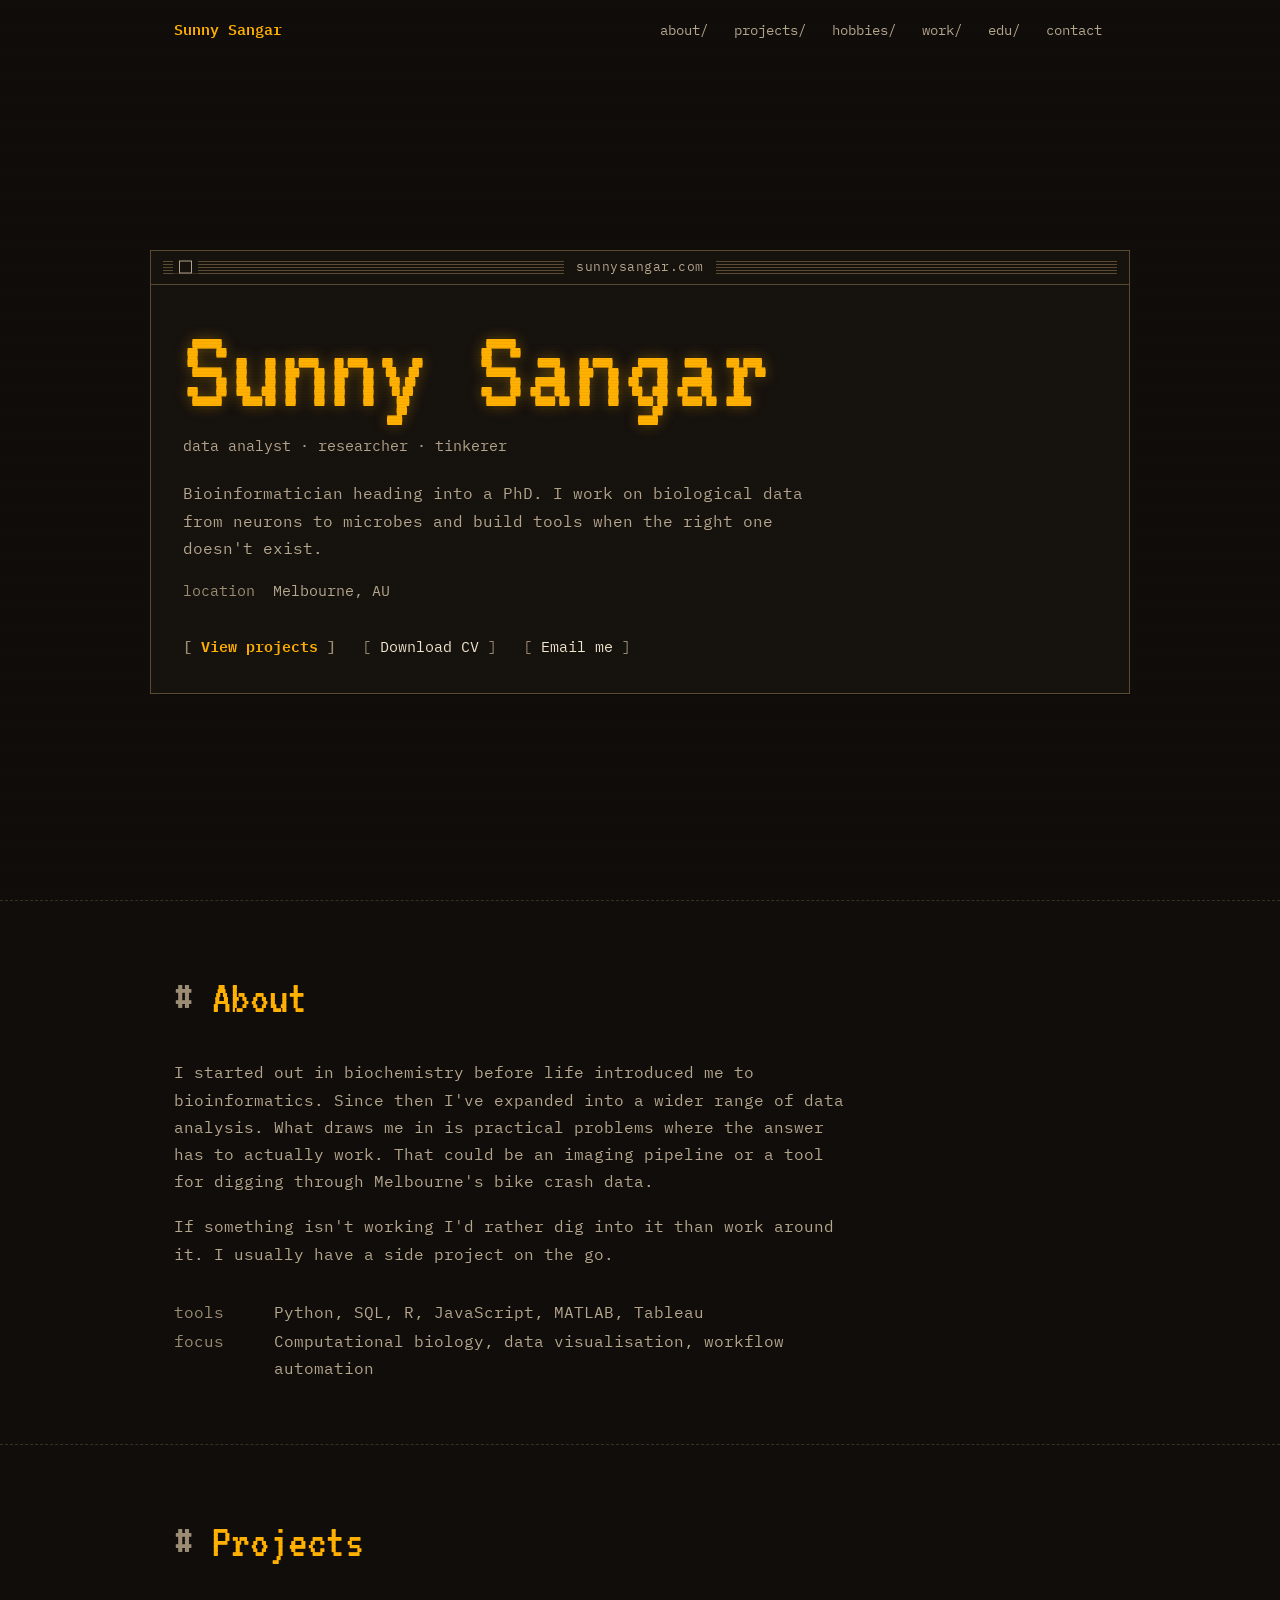
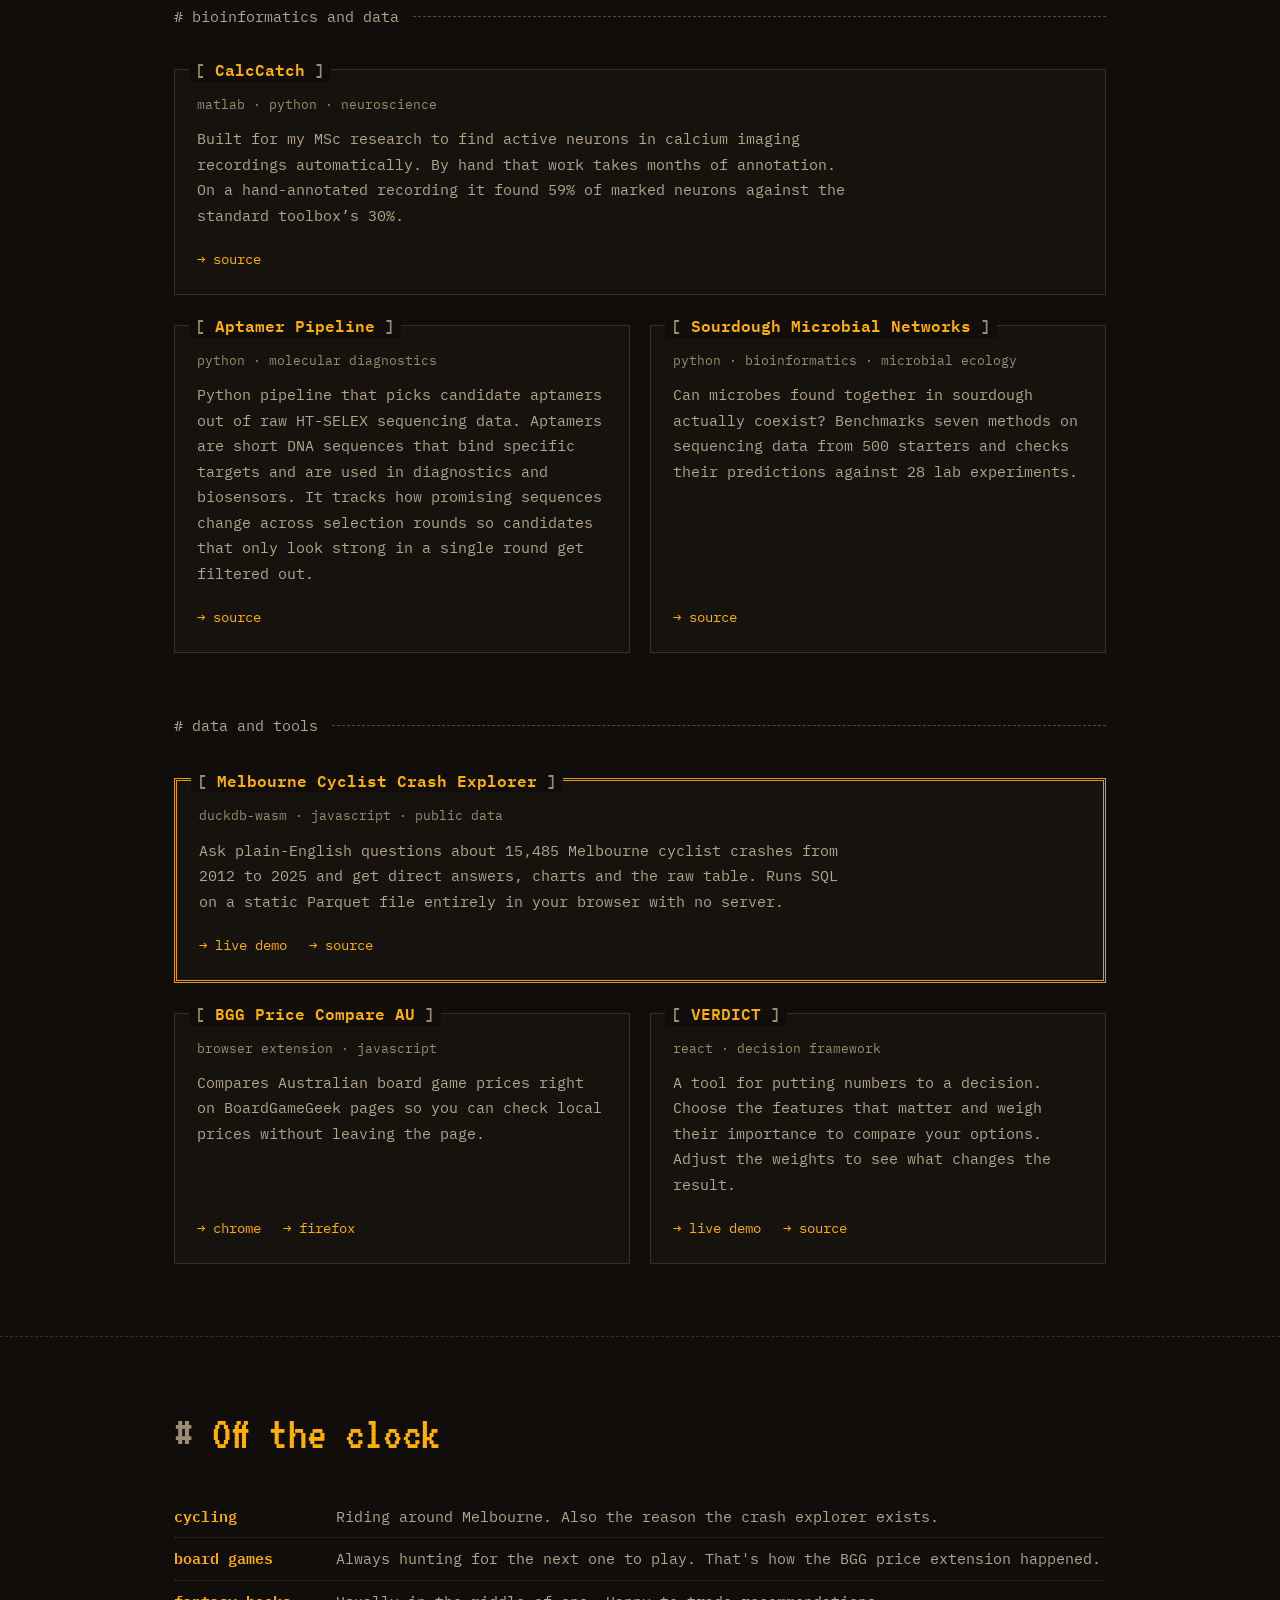
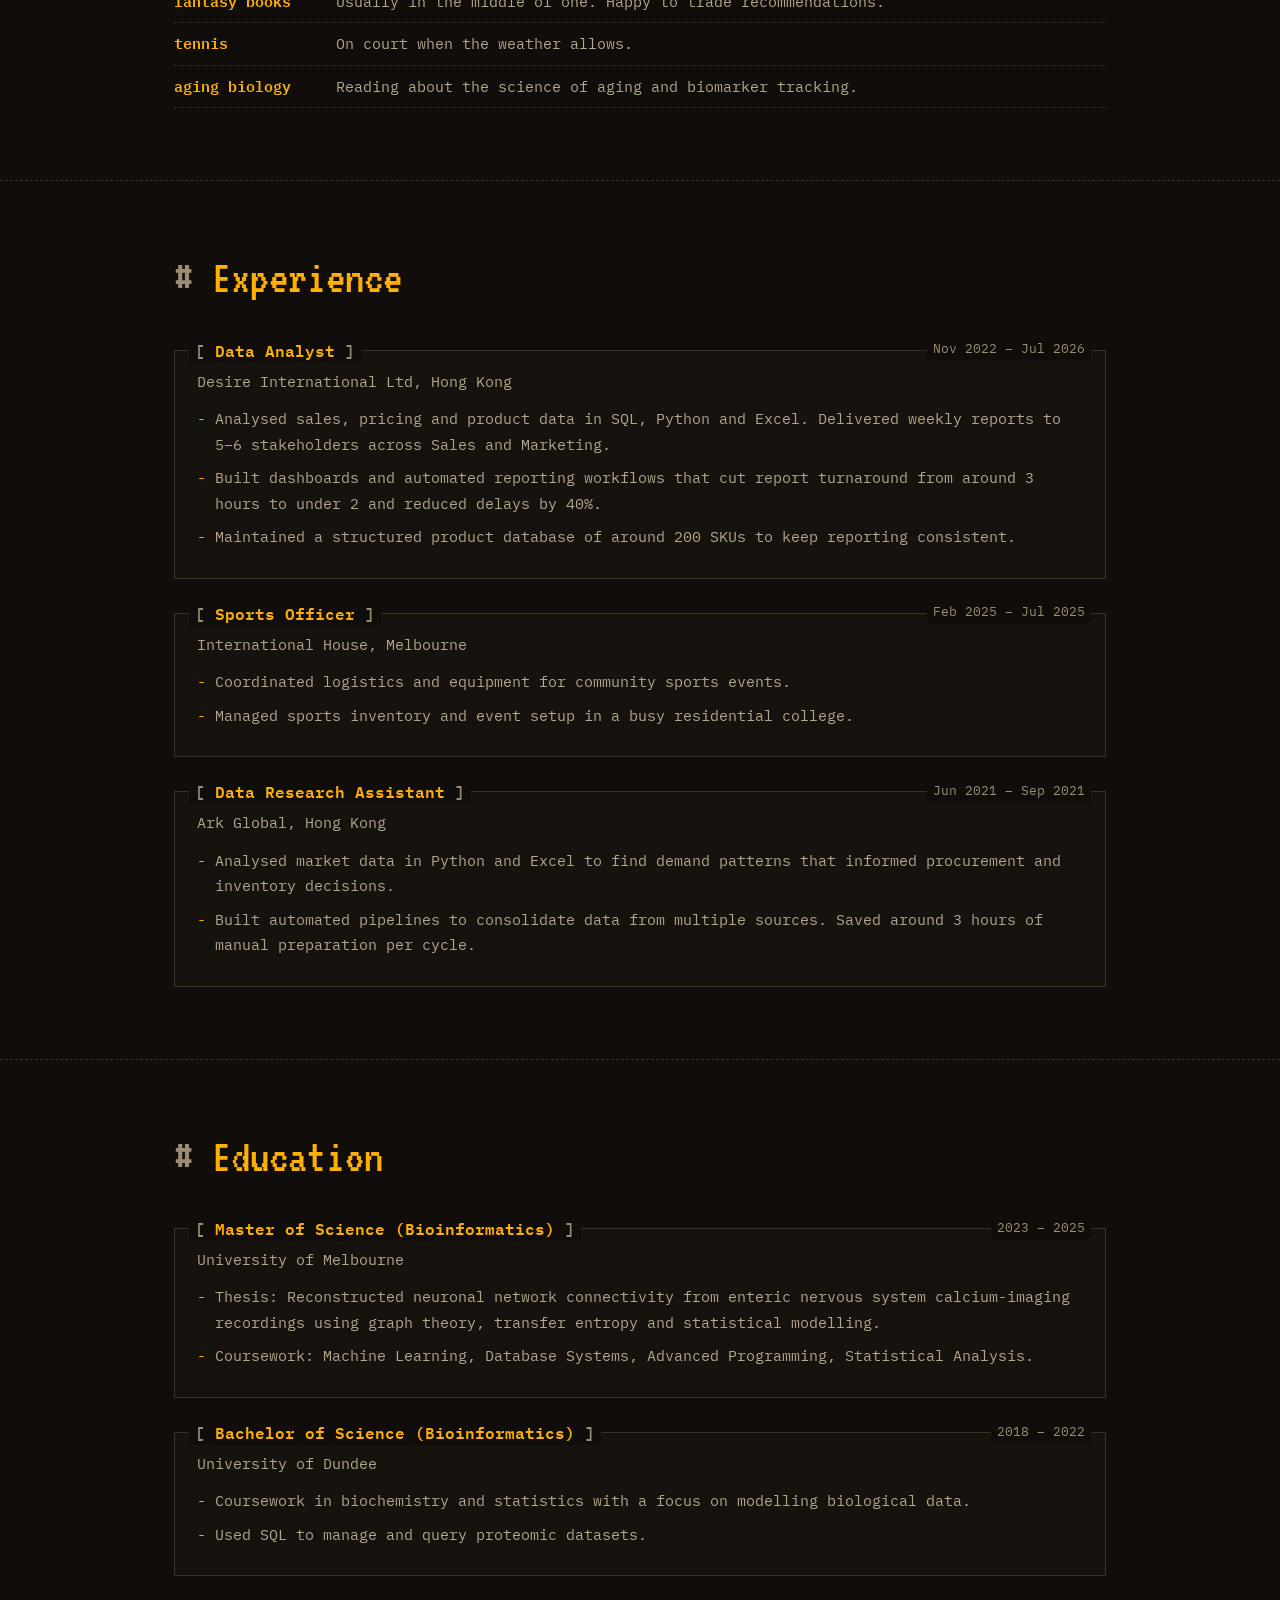
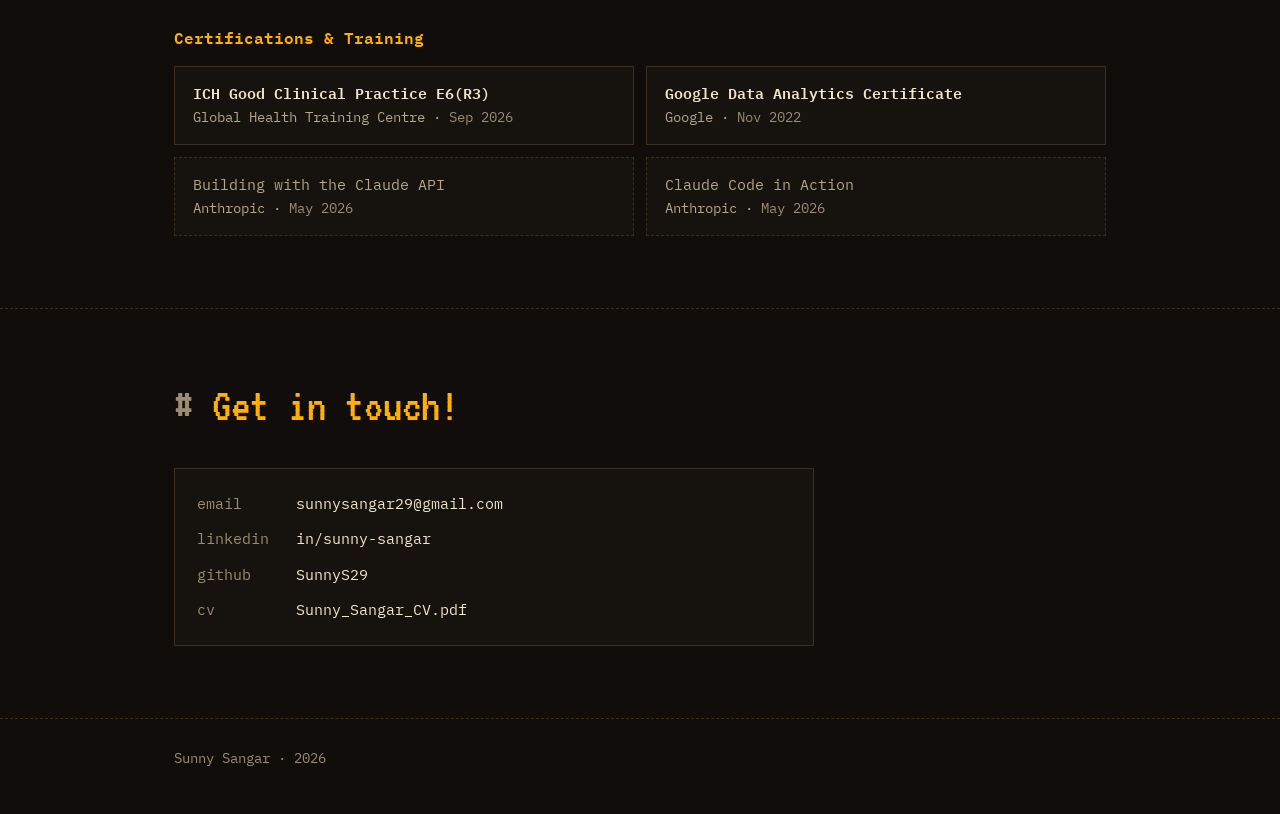
<file: index.html>
<!DOCTYPE html>
<html lang="en">
<head>
  <meta charset="UTF-8">
  <meta name="viewport" content="width=device-width, initial-scale=1.0">
  <title>Sunny Sangar | Bioinformatics, Data &amp; Scientific Software</title>
  <meta name="description" content="Bioinformatics and data portfolio of Sunny Sangar, featuring computational biology, scientific software and data-analysis projects.">
  <meta property="og:type" content="website">
  <meta property="og:title" content="Sunny Sangar | Bioinformatics, Data &amp; Scientific Software">
  <meta property="og:description" content="Bioinformatics and data portfolio of Sunny Sangar, featuring computational biology, scientific software and data-analysis projects.">
  <meta property="og:url" content="https://sunnysangar.com/">
  <meta name="twitter:card" content="summary">
  <link rel="preconnect" href="https://fonts.googleapis.com">
  <link rel="preconnect" href="https://fonts.gstatic.com" crossorigin>
  <link href="https://fonts.googleapis.com/css2?family=IBM+Plex+Mono:ital,wght@0,400;0,500;0,600;1,400&family=VT323&display=swap" rel="stylesheet">
  <link rel="stylesheet" href="css/style.css?v=20261127a">
  <link rel="icon" type="image/svg+xml" href="data:image/svg+xml,<svg xmlns='http://www.w3.org/2000/svg' viewBox='0 0 100 100'><rect width='100' height='100' fill='%23100d0a'/><text y='66' x='12' font-family='monospace' font-weight='700' font-size='52' fill='%23ffb000'>&gt;_</text></svg>">
</head>
<body>
  <a href="#about" class="skip-link">Skip to content</a>

  <nav class="nav" id="nav">
    <div class="nav-inner">
      <a href="#hero" class="nav-logo" aria-label="Back to top">Sunny Sangar</a>
      <button class="nav-toggle" id="nav-toggle" aria-label="Toggle menu" aria-expanded="false" aria-controls="nav-links">menu</button>
      <ul class="nav-links" id="nav-links">
        <li><a href="#about">about/</a></li>
        <li><a href="#projects">projects/</a></li>
        <li><a href="#hobbies">hobbies/</a></li>
        <li><a href="#experience">work/</a></li>
        <li><a href="#education">edu/</a></li>
        <li><a href="#contact">contact</a></li>
      </ul>
    </div>
  </nav>

  <main>
  <section class="hero" id="hero">
    <div class="hero-content">
      <div class="term-window animate-in">
        <div class="term-bar" aria-hidden="true">
          <span class="term-dots"><i></i><i></i><i></i></span>
          <span class="term-title">sunnysangar.com</span>
        </div>
        <div class="term-body">
          <h1 class="hero-name">Sunny Sangar</h1>
          <p class="hero-tagline">data analyst &middot; researcher &middot; tinkerer</p>

          <p class="hero-sub">Bioinformatician heading into a PhD. I work on biological data from neurons to microbes and build tools when the right one doesn't exist.</p>

          <ul class="hero-meta">
            <li><span class="key">location</span> Melbourne, AU</li>
          </ul>

          <div class="hero-cta">
            <a href="#projects" class="btn btn-primary">View projects</a>
            <a href="assets/Sunny_Sangar_CV.pdf?v=2" class="btn btn-outline" download="Sunny_Sangar_CV.pdf">Download CV</a>
            <a href="#contact" class="btn btn-outline">Email me</a>
          </div>
        </div>
      </div>
    </div>
  </section>

  <section class="section" id="about">
    <div class="container">
      <h2 class="section-heading reveal">About</h2>
      <div class="about-text reveal">
        <p>I started out in biochemistry before life introduced me to bioinformatics. Since then I've expanded into a wider range of data analysis. What draws me in is practical problems where the answer has to actually work. That could be an imaging pipeline or a tool for digging through Melbourne's bike crash data.</p>
        <p>If something isn't working I'd rather dig into it than work around it. I usually have a side project on the go.</p>
      </div>
      <dl class="skills-compact reveal delay-1">
        <div><dt>tools</dt><dd>Python, SQL, R, JavaScript, MATLAB, Tableau</dd></div>
        <div><dt>focus</dt><dd>Computational biology, data visualisation, workflow automation</dd></div>
      </dl>
    </div>
  </section>

  <section class="section" id="projects">
    <div class="container">
      <h2 class="section-heading reveal">Projects</h2>
      <div class="project-group reveal">
        <p class="project-group-label"># bioinformatics and data</p>
        <div class="projects-grid">
          <article class="project-card">
            <h3 class="project-title">CalcCatch</h3>
            <span class="project-kicker">matlab &middot; python &middot; neuroscience</span>
            <p class="project-desc">Built for my MSc research to find active neurons in calcium imaging recordings automatically. By hand that work takes months of annotation. On a hand-annotated recording it found 59% of marked neurons against the standard toolbox&rsquo;s 30%.</p>
            <div class="project-links">
              <a href="https://github.com/SunnyS29/CalcCatch" target="_blank" rel="noopener" class="project-link">source</a>
            </div>
          </article>

          <article class="project-card">
            <h3 class="project-title">Aptamer Pipeline</h3>
            <span class="project-kicker">python &middot; molecular diagnostics</span>
            <p class="project-desc">Python pipeline that picks candidate aptamers out of raw HT-SELEX sequencing data. Aptamers are short DNA sequences that bind specific targets and are used in diagnostics and biosensors. It tracks how promising sequences change across selection rounds so candidates that only look strong in a single round get filtered out.</p>
            <div class="project-links">
              <a href="https://github.com/SunnyS29/aptamer-selex-pipeline" target="_blank" rel="noopener" class="project-link">source</a>
            </div>
          </article>

          <article class="project-card">
            <h3 class="project-title">Sourdough Microbial Networks</h3>
            <span class="project-kicker">python &middot; bioinformatics &middot; microbial ecology</span>
            <p class="project-desc">Can microbes found together in sourdough actually coexist? Benchmarks seven methods on sequencing data from 500 starters and checks their predictions against 28 lab experiments.</p>
            <div class="project-links">
              <a href="https://github.com/SunnyS29/sourdough-network-benchmark" target="_blank" rel="noopener" class="project-link">source</a>
            </div>
          </article>
        </div>
      </div>

      <div class="project-group reveal delay-1">
        <p class="project-group-label"># data and tools</p>
        <div class="projects-grid">
          <article class="project-card project-card-featured">
            <h3 class="project-title">Melbourne Cyclist Crash Explorer</h3>
            <span class="project-kicker">duckdb-wasm &middot; javascript &middot; public data</span>
            <p class="project-desc">Ask plain-English questions about 15,485 Melbourne cyclist crashes from 2012 to 2025 and get direct answers, charts and the raw table. Runs SQL on a static Parquet file entirely in your browser with no server.</p>
            <div class="project-links">
              <a href="https://sunnys29.github.io/cyclist-crash-explorer/" target="_blank" rel="noopener" class="project-link">live demo</a>
              <a href="https://github.com/SunnyS29/cyclist-crash-explorer" target="_blank" rel="noopener" class="project-link">source</a>
            </div>
          </article>

          <article class="project-card">
            <h3 class="project-title">BGG Price Compare AU</h3>
            <span class="project-kicker">browser extension &middot; javascript</span>
            <p class="project-desc">Compares Australian board game prices right on BoardGameGeek pages so you can check local prices without leaving the page.</p>
            <div class="project-links">
              <a href="https://chromewebstore.google.com/detail/bgg-price-compare-au/gjigggonhdkmiachkpkpcefldfenjann" target="_blank" rel="noopener" class="project-link">chrome</a>
              <a href="https://addons.mozilla.org/en-US/firefox/addon/bgg-price-compare-au/" target="_blank" rel="noopener" class="project-link">firefox</a>
            </div>
          </article>

          <article class="project-card">
            <h3 class="project-title">VERDICT</h3>
            <span class="project-kicker">react &middot; decision framework</span>
            <p class="project-desc">A tool for putting numbers to a decision. Choose the features that matter and weigh their importance to compare your options. Adjust the weights to see what changes the result.</p>
            <div class="project-links">
              <a href="https://sunnysangar.com/VERDICT/index" target="_blank" rel="noopener" class="project-link">live demo</a>
              <a href="https://github.com/SunnyS29/VERDICT" target="_blank" rel="noopener" class="project-link">source</a>
            </div>
          </article>
        </div>
      </div>
    </div>
  </section>

  <section class="section" id="hobbies">
    <div class="container">
      <h2 class="section-heading reveal">Off the clock</h2>
      <ul class="ls-list reveal">
        <!-- Edit the descriptions below to add your own specifics (favourite book, current game, usual ride...) -->
        <li>
          <span class="ls-name">cycling</span>
          <span class="ls-desc">Riding around Melbourne. Also the reason the crash explorer exists.</span>
        </li>
        <li>
          <span class="ls-name">board games</span>
          <span class="ls-desc">Always hunting for the next one to play. That's how the BGG price extension happened.</span>
        </li>
        <li>
          <span class="ls-name">fantasy books</span>
          <span class="ls-desc">Usually in the middle of one. Happy to trade recommendations.</span>
        </li>
        <li>
          <span class="ls-name">tennis</span>
          <span class="ls-desc">On court when the weather allows.</span>
        </li>
        <li>
          <span class="ls-name">aging biology</span>
          <span class="ls-desc">Reading about the science of aging and biomarker tracking.</span>
        </li>
      </ul>
    </div>
  </section>

  <section class="section" id="experience">
    <div class="container">
      <h2 class="section-heading reveal">Experience</h2>
      <div class="timeline">
        <div class="timeline-item reveal">
          <div class="timeline-content">
            <div class="timeline-header">
              <h3>Data Analyst</h3>
              <span class="timeline-company">Desire International Ltd, Hong Kong</span>
            </div>
            <span class="timeline-date">Nov 2022 – Jul 2026</span>
            <ul class="timeline-details">
              <li>Analysed sales, pricing and product data in SQL, Python and Excel. Delivered weekly reports to 5–6 stakeholders across Sales and Marketing.</li>
              <li>Built dashboards and automated reporting workflows that cut report turnaround from around 3 hours to under 2 and reduced delays by 40%.</li>
              <li>Maintained a structured product database of around 200 SKUs to keep reporting consistent.</li>
            </ul>
          </div>
        </div>

        <div class="timeline-item reveal delay-1">
          <div class="timeline-content">
            <div class="timeline-header">
              <h3>Sports Officer</h3>
              <span class="timeline-company">International House, Melbourne</span>
            </div>
            <span class="timeline-date">Feb 2025 – Jul 2025</span>
            <ul class="timeline-details">
              <li>Coordinated logistics and equipment for community sports events.</li>
              <li>Managed sports inventory and event setup in a busy residential college.</li>
            </ul>
          </div>
        </div>

        <div class="timeline-item reveal delay-2">
          <div class="timeline-content">
            <div class="timeline-header">
              <h3>Data Research Assistant</h3>
              <span class="timeline-company">Ark Global, Hong Kong</span>
            </div>
            <span class="timeline-date">Jun 2021 – Sep 2021</span>
            <ul class="timeline-details">
              <li>Analysed market data in Python and Excel to find demand patterns that informed procurement and inventory decisions.</li>
              <li>Built automated pipelines to consolidate data from multiple sources. Saved around 3 hours of manual preparation per cycle.</li>
            </ul>
          </div>
        </div>
      </div>
    </div>
  </section>

  <section class="section" id="education">
    <div class="container">
      <h2 class="section-heading reveal">Education</h2>
      <div class="education-grid">
        <article class="education-card reveal">
          <div class="education-degree">Master of Science (Bioinformatics)</div>
          <div class="education-school">University of Melbourne</div>
          <div class="education-date">2023 – 2025</div>
          <ul class="education-details">
            <li>Thesis: Reconstructed neuronal network connectivity from enteric nervous system calcium-imaging recordings using graph theory, transfer entropy and statistical modelling.</li>
            <li>Coursework: Machine Learning, Database Systems, Advanced Programming, Statistical Analysis.</li>
          </ul>
        </article>

        <article class="education-card reveal delay-1">
          <div class="education-degree">Bachelor of Science (Bioinformatics)</div>
          <div class="education-school">University of Dundee</div>
          <div class="education-date">2018 – 2022</div>
          <ul class="education-details">
            <li>Coursework in biochemistry and statistics with a focus on modelling biological data.</li>
            <li>Used SQL to manage and query proteomic datasets.</li>
          </ul>
        </article>
      </div>

      <div class="certifications" id="certifications" aria-labelledby="certifications-heading">
        <h3 class="certifications-heading reveal" id="certifications-heading">Certifications &amp; Training</h3>
        <ul class="certification-list">
          <li class="certification-item reveal">
            <h4 class="certification-title">ICH Good Clinical Practice E6(R3)</h4>
            <p class="certification-issuer">Global Health Training Centre &middot; <span class="certification-date">Sep 2026</span></p>
          </li>
          <li class="certification-item reveal">
            <h4 class="certification-title">Google Data Analytics Certificate</h4>
            <p class="certification-issuer">Google &middot; <span class="certification-date">Nov 2022</span></p>
          </li>
          <li class="certification-item certification-item-minor reveal">
            <h4 class="certification-title">Building with the Claude API</h4>
            <p class="certification-issuer">Anthropic &middot; <span class="certification-date">May 2026</span></p>
          </li>
          <li class="certification-item certification-item-minor reveal">
            <h4 class="certification-title">Claude Code in Action</h4>
            <p class="certification-issuer">Anthropic &middot; <span class="certification-date">May 2026</span></p>
          </li>
        </ul>
      </div>
    </div>
  </section>

  <section class="section" id="contact">
    <div class="container">
      <h2 class="section-heading reveal">Get in touch!</h2>
      <div class="contact-panel reveal delay-1">
        <a href="mailto:sunnysangar29@gmail.com?subject=Hello%20Sunny" class="contact-link"><span class="key">email</span> sunnysangar29@gmail.com</a>
        <a href="https://www.linkedin.com/in/sunny-sangar-290476180/" target="_blank" rel="noopener" class="contact-link"><span class="key">linkedin</span> in/sunny-sangar</a>
        <a href="https://github.com/SunnyS29" target="_blank" rel="noopener" class="contact-link"><span class="key">github</span> SunnyS29</a>
        <a href="assets/Sunny_Sangar_CV.pdf?v=2" class="contact-link" download="Sunny_Sangar_CV.pdf"><span class="key">cv</span> Sunny_Sangar_CV.pdf</a>
      </div>
    </div>
  </section>
  </main>

  <footer class="footer">
    <div class="container">
      <p class="footer-dim">Sunny Sangar &middot; 2026</p>
    </div>
  </footer>

  <script src="js/main.js"></script>
</body>
</html>
</file>
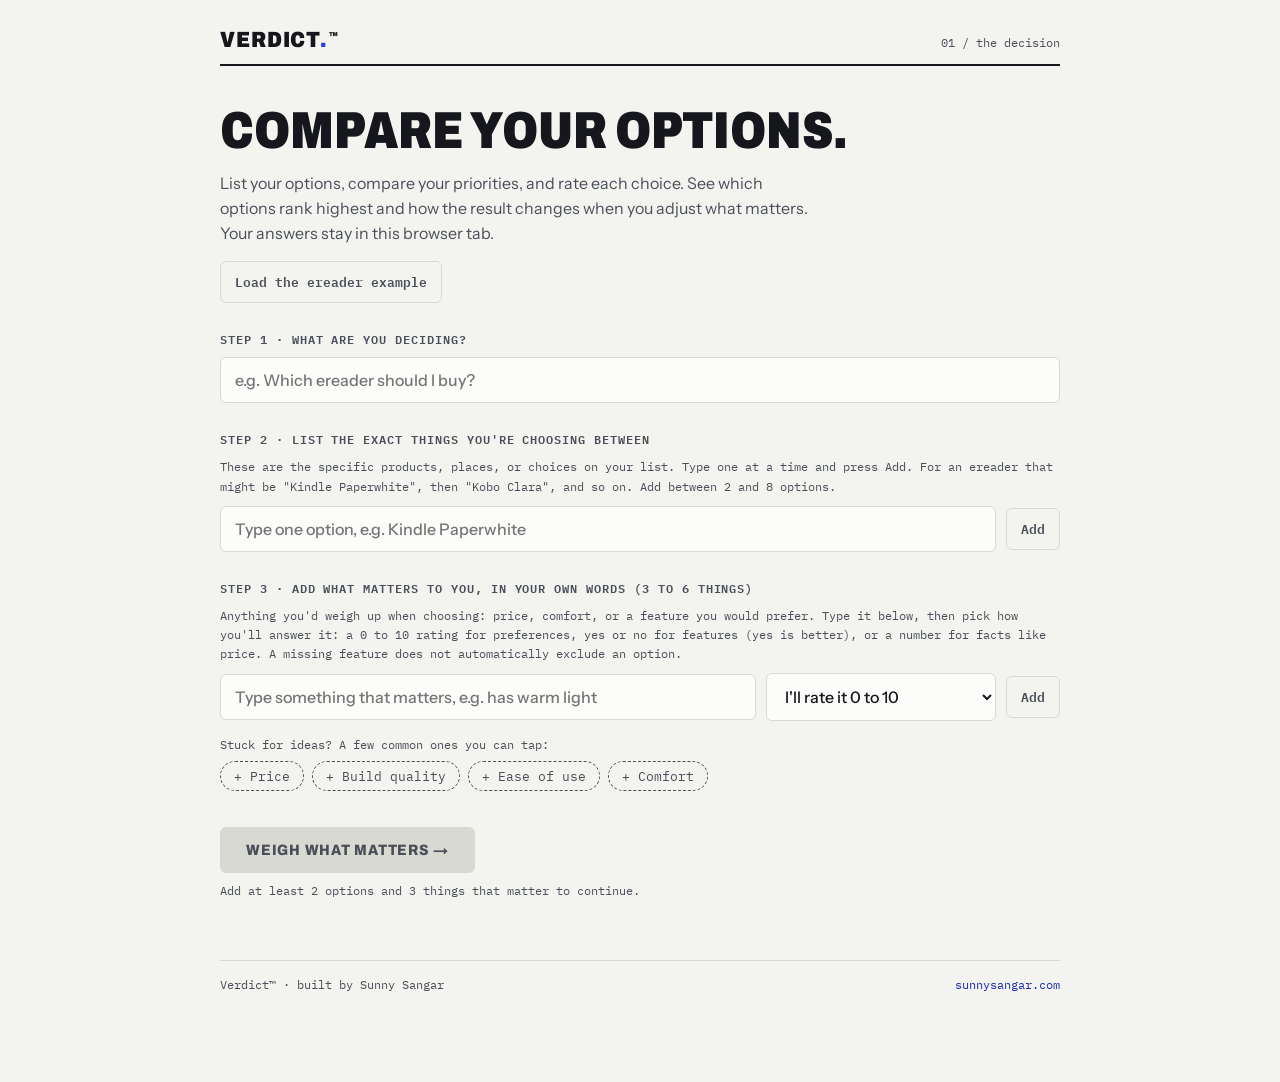
<file: VERDICT/index.html>
<!doctype html>
<html lang="en">
  <head>
    <meta charset="UTF-8" />
    <meta name="viewport" content="width=device-width, initial-scale=1.0" />
    <meta
      name="description"
      content="VERDICT is a decision framework for comparing options with AHP weighting, TOPSIS ranking, minimax regret, and sensitivity analysis."
    />
    <title>VERDICT</title>
    <script type="module" crossorigin src="/VERDICT/assets/index-C-cma0eW.js"></script>
  </head>
  <body>
    <div id="root"></div>
  </body>
</html>
</file>
<file: css/style.css>
/* ============================================
   Sunny Sangar — amber phosphor terminal
   ============================================ */

*,
*::before,
*::after {
  margin: 0;
  padding: 0;
  box-sizing: border-box;
}

:root {
  --bg: #100d0a;
  --panel: #16120e;
  --line: #3a2f22;
  --line-strong: #5c4a33;
  --text: #f3e6cf;
  --muted: #b5a68e;
  --dim: #9c8c73;
  --amber: #ffb000;
  --amber-soft: #e09a1a;
  --green: #9bd36a;
  --font-body: "IBM Plex Mono", ui-monospace, Menlo, monospace;
  --font-display: "VT323", "IBM Plex Mono", monospace;
  --max-width: 980px;
  --nav-height: 60px;
}

html {
  scroll-behavior: smooth;
  scroll-padding-top: calc(var(--nav-height) + 16px);
  background: var(--bg);
}

body {
  font-family: var(--font-body);
  background: var(--bg);
  color: var(--text);
  line-height: 1.7;
  font-size: 16px;
  overflow-x: hidden;
  -webkit-font-smoothing: antialiased;
}

/* faint CRT scanlines */
body::after {
  content: "";
  position: fixed;
  inset: 0;
  pointer-events: none;
  z-index: 200;
  background: repeating-linear-gradient(
    to bottom,
    rgba(0, 0, 0, 0) 0,
    rgba(0, 0, 0, 0) 2px,
    rgba(0, 0, 0, 0.07) 3px
  );
}

::selection {
  background: var(--amber);
  color: var(--bg);
}

/* links highlight in reverse video, like a selected item in an old menu */
a {
  color: var(--amber);
  text-decoration: none;
}

a:hover {
  background: var(--amber);
  color: var(--bg);
}

ul {
  list-style: none;
}

.key {
  display: inline-block;
  min-width: 10ch;
  color: var(--dim);
}

.ok {
  color: var(--green);
}

.skip-link {
  position: absolute;
  left: -9999px;
}

.skip-link:focus {
  left: 16px;
  top: 16px;
  z-index: 300;
  padding: 4px 8px;
  background: var(--amber);
  color: var(--bg);
}

.container {
  max-width: var(--max-width);
  margin: 0 auto;
  padding: 0 24px;
}

/* ---------- nav ---------- */

.nav {
  position: fixed;
  top: 0;
  left: 0;
  right: 0;
  z-index: 100;
  height: var(--nav-height);
  background: var(--bg);
  border-bottom: 1px solid transparent;
}

.nav.scrolled {
  border-bottom-color: var(--line);
}

.nav-inner {
  max-width: var(--max-width);
  margin: 0 auto;
  padding: 0 24px;
  height: 100%;
  display: flex;
  align-items: center;
  justify-content: space-between;
  gap: 24px;
}

.nav-logo {
  font-size: 15px;
  font-weight: 600;
  color: var(--amber);
  white-space: nowrap;
}

.nav-logo:hover {
  background: none;
  color: var(--text);
}

.nav-links {
  display: flex;
  align-items: center;
  gap: 18px;
}

.nav-links a {
  color: var(--muted);
  font-size: 14px;
  padding: 1px 4px;
}

.nav-links a:hover {
  color: var(--bg);
}

.nav-links a.active {
  color: var(--amber);
}

.nav-links a.active::before {
  content: "> ";
}

.nav-links a.active:hover {
  color: var(--bg);
}

.nav-toggle {
  display: none;
  background: none;
  border: none;
  color: var(--amber);
  font: inherit;
  font-size: 14px;
  padding: 4px 6px;
  cursor: pointer;
  z-index: 101;
}

.nav-toggle::before {
  content: "[ ";
}

.nav-toggle::after {
  content: " ]";
}

.nav-toggle.active {
  background: var(--amber);
  color: var(--bg);
}

/* ---------- hero ---------- */

.hero {
  min-height: 100vh;
  display: flex;
  align-items: center;
  padding: calc(var(--nav-height) + 48px) 24px 64px;
}

.hero-content {
  max-width: var(--max-width);
  margin: 0 auto;
  width: 100%;
}

.term-window {
  border: 1px solid var(--line-strong);
  background: var(--panel);
  box-shadow: 8px 8px 0 #0a0806;
}

/* title bar in the style of an early Macintosh window:
   pinstripes, a centred title, and one close box */
.term-bar {
  position: relative;
  display: flex;
  align-items: center;
  justify-content: center;
  height: 34px;
  padding: 0 12px;
  border-bottom: 1px solid var(--line-strong);
  color: var(--muted);
  font-size: 13px;
  background-image: repeating-linear-gradient(
    to bottom,
    var(--line-strong) 0,
    var(--line-strong) 1px,
    transparent 1px,
    transparent 3px
  );
  background-size: calc(100% - 24px) 13px;
  background-position: center;
  background-repeat: no-repeat;
}

.term-dots {
  position: absolute;
  left: 22px;
  top: 50%;
  transform: translateY(-50%);
  display: flex;
  padding: 0 6px;
  background: var(--panel);
}

.term-dots i {
  display: block;
  width: 13px;
  height: 13px;
  border: 1px solid var(--muted);
  background: var(--panel);
}

.term-dots i + i {
  display: none;
}

.term-title {
  padding: 0 12px;
  background: var(--panel);
  overflow: hidden;
  white-space: nowrap;
  text-overflow: ellipsis;
  letter-spacing: 0.04em;
}

.term-body {
  padding: 28px 32px 32px;
}

.hero-name {
  font-family: var(--font-display);
  font-weight: 400;
  font-size: clamp(64px, 12vw, 120px);
  line-height: 0.95;
  color: var(--amber);
  text-shadow: 0 0 14px rgba(255, 176, 0, 0.35);
  margin: 0 0 6px;
  letter-spacing: 1px;
}

.hero-tagline {
  color: var(--muted);
  font-size: 15px;
}

.hero-sub {
  max-width: 64ch;
  color: var(--muted);
  margin-top: 22px;
}

.hero-meta {
  margin-top: 16px;
  color: var(--muted);
  font-size: 15px;
}

/* label column stays put when a value wraps */
.hero-meta li {
  display: grid;
  grid-template-columns: 10ch 1fr;
}

.hero-cta {
  display: flex;
  flex-wrap: wrap;
  gap: 8px 22px;
  margin-top: 28px;
}

/* ---------- hero links: bracketed menu items, not pill buttons ---------- */

.btn {
  font-size: 15px;
  padding: 2px 4px;
  margin-left: -4px;
}

.btn::before {
  content: "[\00a0";
  color: var(--dim);
}

.btn::after {
  content: "\00a0]";
  color: var(--dim);
}

.btn-primary {
  font-weight: 600;
}

.btn-outline {
  color: var(--text);
}

.btn:hover::before,
.btn:hover::after {
  color: var(--bg);
}

/* ---------- sections ---------- */

.section {
  padding: 72px 0;
  border-top: 1px dashed var(--line);
}

.section-heading {
  font-family: var(--font-display);
  font-weight: 400;
  font-size: 48px;
  line-height: 1.05;
  color: var(--amber);
  margin-bottom: 36px;
}

.section-heading::before {
  content: "# ";
  color: var(--dim);
}

.about-text {
  max-width: 68ch;
}

.about-text p {
  color: var(--muted);
  margin-bottom: 18px;
}

.skills-compact {
  position: relative;
  top: 10px; /* nudged down visually without pushing the next section */
  max-width: 68ch;
  margin-top: 21px;
}

.skills-compact div {
  display: grid;
  grid-template-columns: 10ch 1fr;
}

.skills-compact div + div {
  margin-top: 2px;
}

.skills-compact dt {
  color: var(--dim);
}

.skills-compact dd {
  color: var(--muted);
}

@media (max-width: 480px) {
  .skills-compact div {
    grid-template-columns: 1fr;
  }

  .skills-compact div + div {
    margin-top: 10px;
  }
}

/* ---------- boxes with their label set into the top border ---------- */

.project-card,
.education-card,
.timeline-content,
.contact-panel,
.certification-item {
  position: relative;
  background: var(--panel);
  border: 1px solid var(--line);
}

.project-card,
.timeline-content,
.education-card {
  padding: 26px 22px 20px;
  margin-top: 10px;
}

.project-title,
.timeline-header h3,
.education-degree {
  /* pulled up onto the border, but stays in flow so a wrapped title pushes content down */
  width: fit-content;
  max-width: calc(100% - 6ch);
  margin: calc(-26px - 0.75em) 0 12px -8px;
  padding: 0 6px;
  background: var(--bg);
  font-size: 16px;
  font-weight: 600;
  color: var(--amber);
  line-height: 1.5;
}

.project-title::before,
.timeline-header h3::before,
.education-degree::before {
  content: "[ ";
  color: var(--dim);
}

.project-title::after,
.timeline-header h3::after,
.education-degree::after {
  content: " ]";
  color: var(--dim);
}

/* dates sit in the top border on the right */
.timeline-date,
.education-date {
  position: absolute;
  top: -0.85em;
  right: 14px;
  padding: 0 6px;
  background: var(--bg);
  color: var(--dim);
  font-size: 13px;
  line-height: 1.6;
}

.timeline-header h3 {
  max-width: calc(100% - 24ch);
}

.education-degree {
  max-width: calc(100% - 15ch);
}

/* ---------- projects ---------- */

.project-group + .project-group {
  margin-top: 60px;
}

/* group label reads as a divider: text, then a dashed rule across the width */
.project-group-label {
  display: flex;
  align-items: center;
  gap: 14px;
  color: var(--muted);
  font-size: 15px;
  margin-bottom: 30px;
}

.project-group-label::after {
  content: "";
  flex: 1;
  border-top: 1px dashed var(--line-strong);
}

.projects-grid {
  display: grid;
  grid-template-columns: repeat(auto-fit, minmax(min(340px, 100%), 1fr));
  gap: 20px;
}

.project-card {
  display: flex;
  flex-direction: column;
}

.project-card:hover {
  border-color: var(--line-strong);
}

/* with two columns, the featured box and any leftover box run full width */
.project-card-featured,
.projects-grid:not(:has(.project-card-featured)) .project-card:first-child {
  grid-column: 1 / -1;
}

/* featured project: a double-line box, like ╔═╗ box drawing */
.project-card-featured,
.project-card-featured:hover {
  border: 3px double var(--amber-soft);
}

.project-kicker {
  display: block;
  color: var(--dim);
  font-size: 13px;
  margin-bottom: 10px;
}

.project-desc {
  max-width: 72ch;
  color: var(--muted);
  font-size: 15px;
  flex-grow: 1;
  margin-bottom: 18px;
}

.project-links {
  display: flex;
  flex-wrap: wrap;
  gap: 6px 18px;
}

.project-link {
  font-size: 14px;
  padding: 2px 4px;
  margin-left: -4px;
}

.project-link::before {
  content: "→ ";
}

/* ---------- experience ---------- */

.timeline {
  display: grid;
  gap: 24px;
}

.timeline-company,
.education-school {
  display: block;
  color: var(--muted);
  font-size: 15px;
  margin: -6px 0 12px;
}

.timeline-details li,
.education-details li {
  position: relative;
  padding-left: 2ch;
  color: var(--muted);
  font-size: 15px;
  margin-bottom: 8px;
}

.timeline-details li::before,
.education-details li::before {
  content: "-";
  position: absolute;
  left: 0;
  color: var(--amber);
}

/* ---------- education ---------- */

.education-grid {
  display: grid;
  gap: 24px;
}

.certifications {
  margin-top: 48px;
  scroll-margin-top: calc(var(--nav-height) + 24px);
}

.certifications-heading {
  font-size: 16px;
  font-weight: 600;
  color: var(--amber);
  margin-bottom: 14px;
}

.certification-list {
  display: grid;
  grid-template-columns: repeat(2, minmax(0, 1fr));
  gap: 12px;
}

.certification-item {
  padding: 14px 18px;
}

.certification-title {
  font-size: 15px;
  font-weight: 600;
  color: var(--text);
}

.certification-issuer {
  font-size: 14px;
  color: var(--muted);
}

.certification-date {
  color: var(--dim);
}

.certification-item-minor {
  border-style: dashed;
}

.certification-item-minor .certification-title {
  color: var(--muted);
  font-weight: 400;
}

/* ---------- hobbies ---------- */

.ls-list li {
  display: grid;
  grid-template-columns: 16ch 1fr;
  gap: 0 18px;
  padding: 8px 0;
  font-size: 15px;
  border-bottom: 1px dotted var(--line);
}

.ls-name {
  color: var(--amber);
  font-weight: 600;
}

.ls-desc {
  color: var(--muted);
}

/* ---------- contact ---------- */

.contact-panel {
  max-width: 640px;
  display: grid;
  gap: 6px;
  padding: 20px 22px;
}

.contact-link,
.contact-location {
  font-size: 15px;
  color: var(--text);
  padding: 2px 4px;
  margin: 0 -4px;
  overflow-wrap: anywhere;
}

.contact-link:hover .key {
  color: var(--bg);
}

/* ---------- footer ---------- */

.footer {
  padding: 28px 0 44px;
  border-top: 1px dashed var(--line);
  font-size: 14px;
}

.footer-dim {
  color: var(--dim);
}

/* ---------- motion ---------- */

.reveal {
  opacity: 0;
  transition: opacity 0.5s steps(4);
}

.reveal.visible {
  opacity: 1;
}

.animate-in {
  animation: bootIn 0.45s steps(5) both;
}

@keyframes bootIn {
  from {
    opacity: 0;
    clip-path: inset(0 0 100% 0);
  }

  to {
    opacity: 1;
    clip-path: inset(0 0 0 0);
  }
}

a:focus-visible,
button:focus-visible {
  outline: 2px dashed var(--amber);
  outline-offset: 3px;
}

/* ---------- small screens ---------- */

@media (max-width: 768px) {
  .hero {
    min-height: 0;
    padding: calc(var(--nav-height) + 24px) 16px 40px;
  }

  .container,
  .nav-inner {
    padding: 0 16px;
  }

  .term-body {
    padding: 20px 18px 22px;
  }

  .section {
    padding: 48px 0;
  }

  .section-heading {
    font-size: 40px;
  }

  .nav-toggle {
    display: block;
  }

  .nav-links {
    position: fixed;
    inset: var(--nav-height) 0 0 0;
    background: var(--bg);
    flex-direction: column;
    align-items: flex-start;
    gap: 18px;
    padding: 28px 24px;
    display: none;
  }

  .nav-links.open {
    display: flex;
  }

  .nav-links a {
    font-size: 18px;
  }

  .hero-cta {
    flex-direction: column;
    align-items: flex-start;
    gap: 4px;
  }

  .project-card,
  .timeline-content,
  .education-card,
  .contact-panel {
    padding-left: 16px;
    padding-right: 16px;
  }

  .term-body {
    padding-left: 16px;
    padding-right: 16px;
  }

  /* bigger tap targets for thumbs */
  .btn,
  .project-link,
  .contact-link {
    display: inline-block;
    padding-top: 8px;
    padding-bottom: 8px;
  }

  /* not enough room for a date in the border: put it under the title */
  .timeline-header h3,
  .education-degree {
    max-width: calc(100% - 6ch);
  }

  .timeline-date,
  .education-date {
    position: static;
    display: block;
    padding: 0;
    background: none;
    margin: -10px 0 10px;
  }

  .certification-list {
    grid-template-columns: minmax(0, 1fr);
  }

  .ls-list li {
    grid-template-columns: 1fr;
  }
}

@media (prefers-reduced-motion: reduce) {
  *,
  *::before,
  *::after {
    animation: none !important;
    transition: none !important;
  }

  .reveal,
  .animate-in {
    opacity: 1 !important;
    clip-path: none !important;
  }
}
</file>
